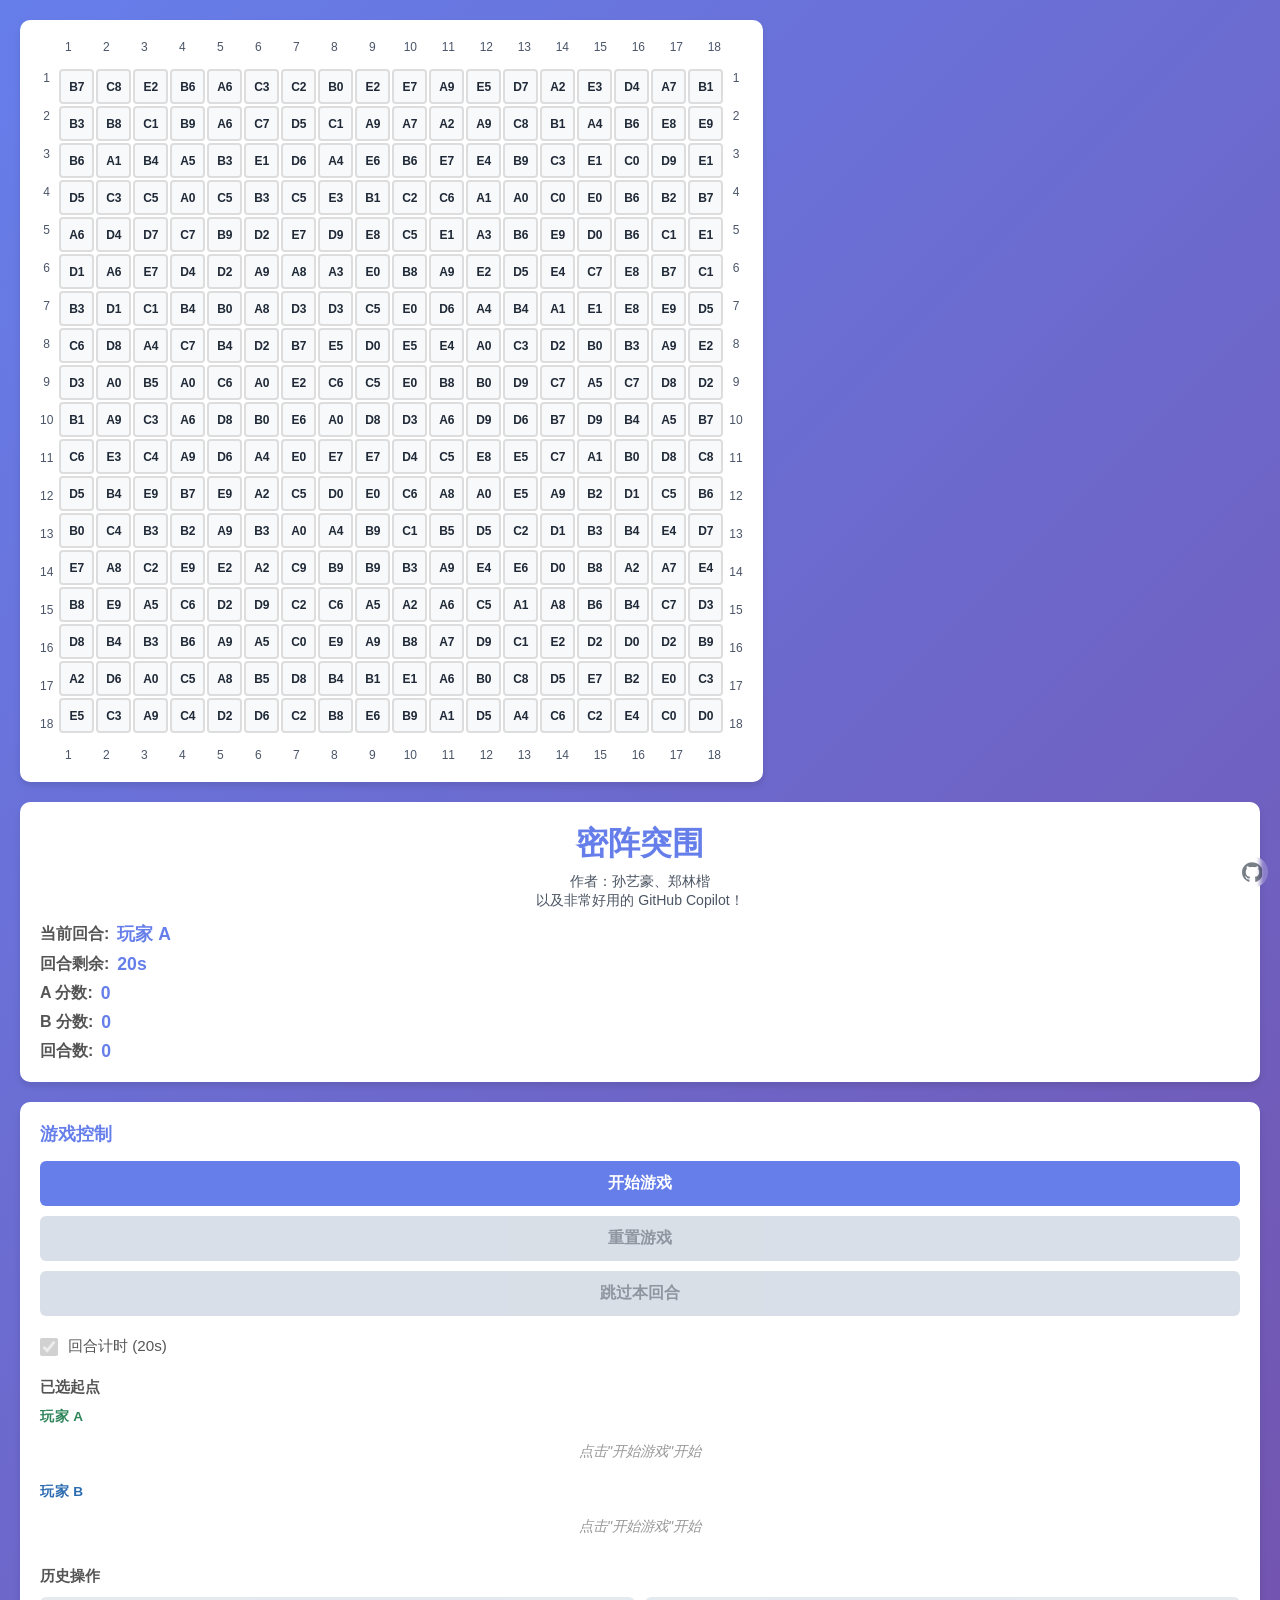
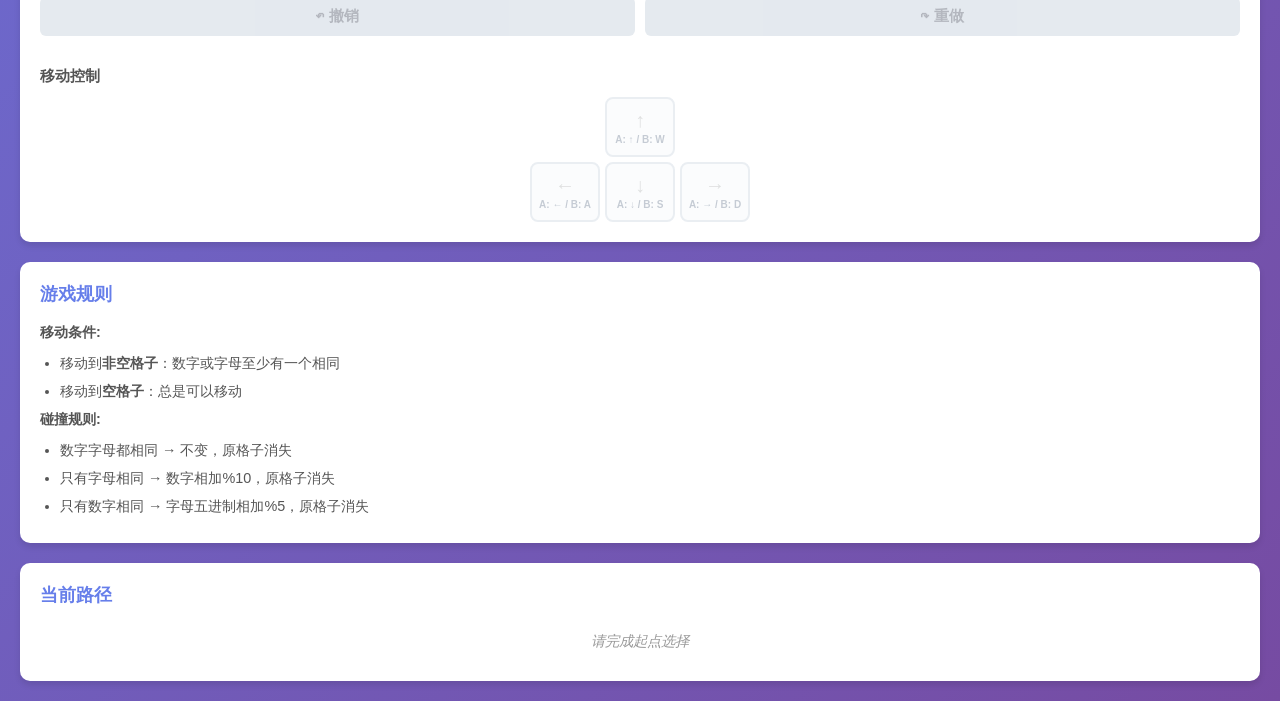
<file: index.html>
<!DOCTYPE html>
<html lang="zh-CN">
<head>
	<meta charset="UTF-8">
	<meta name="viewport" content="width=device-width, initial-scale=1.0">
	<title>正在跳转...</title>
	<meta http-equiv="refresh" content="0; url=./round2/">
	<script>
		window.location.replace('./round2/');
	</script>
</head>
<body>
	<p>正在跳转到 round2...</p>
</body>
</html>
</file>
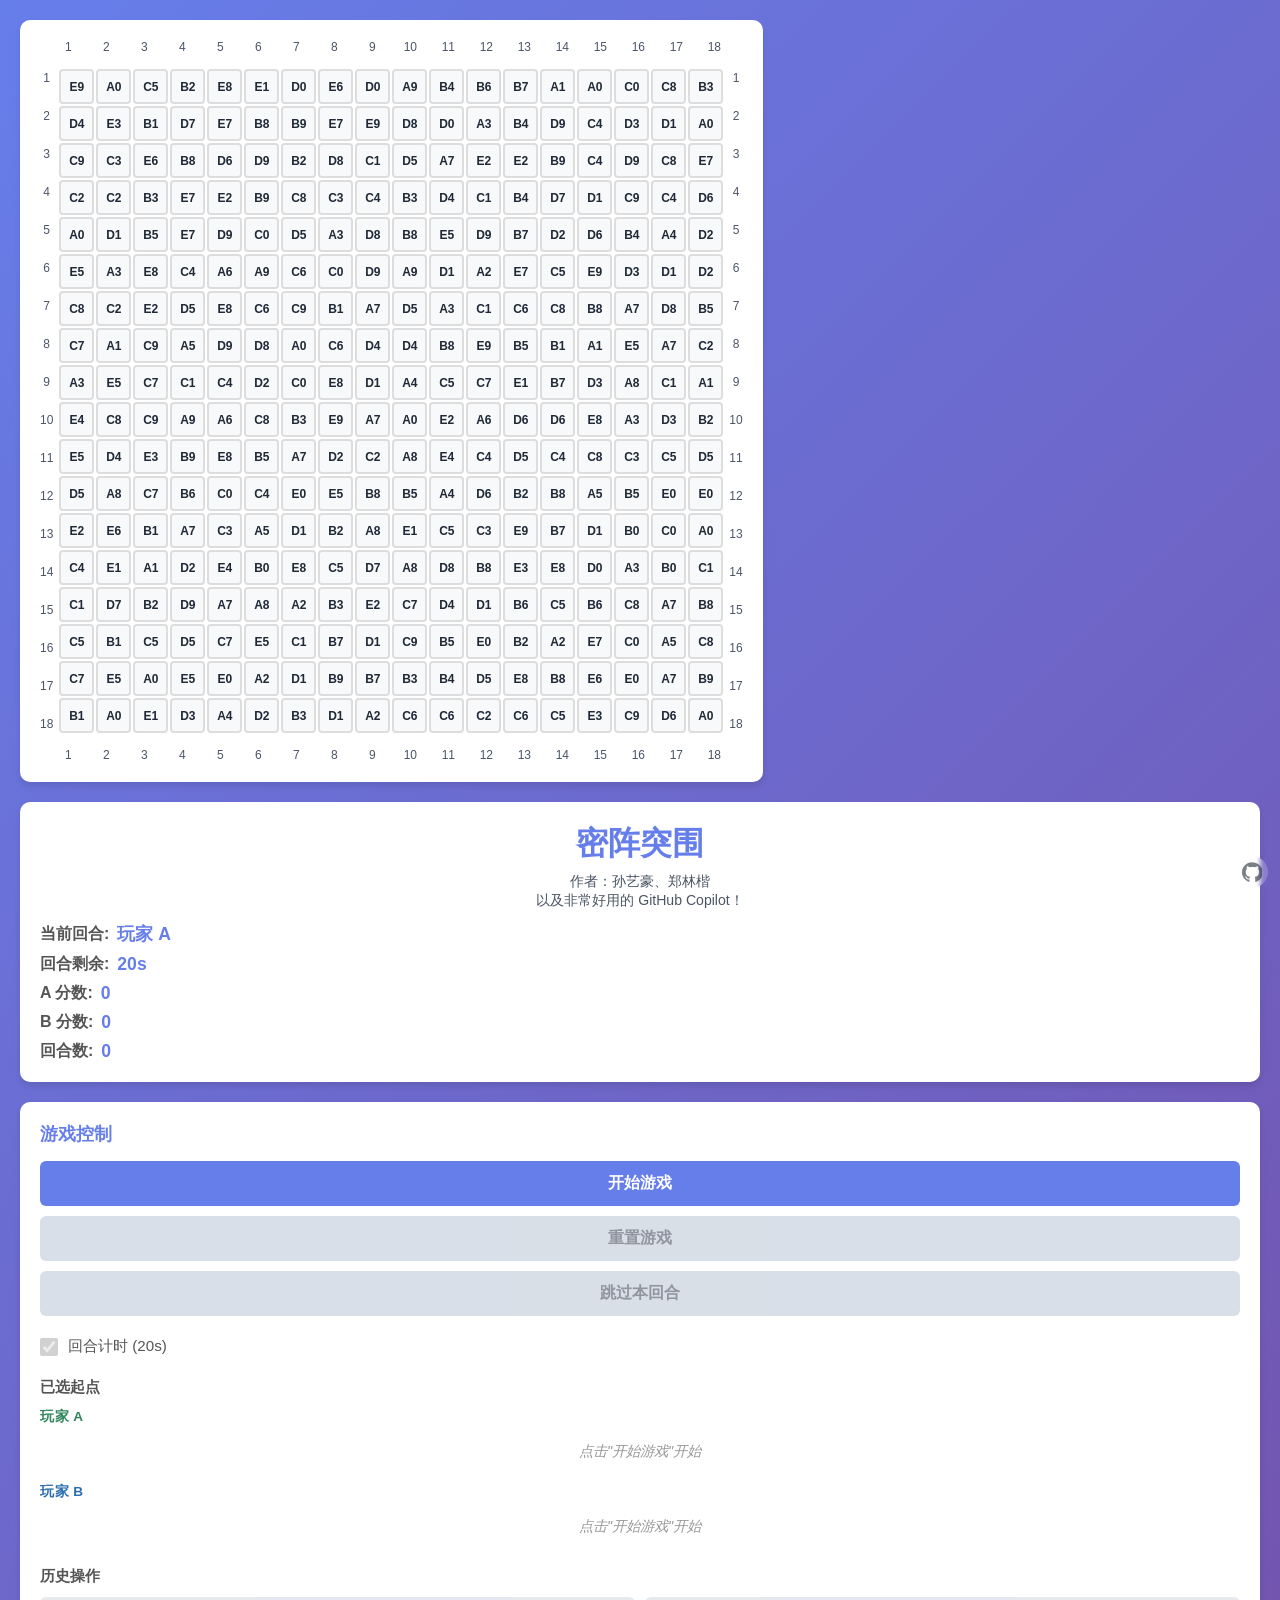
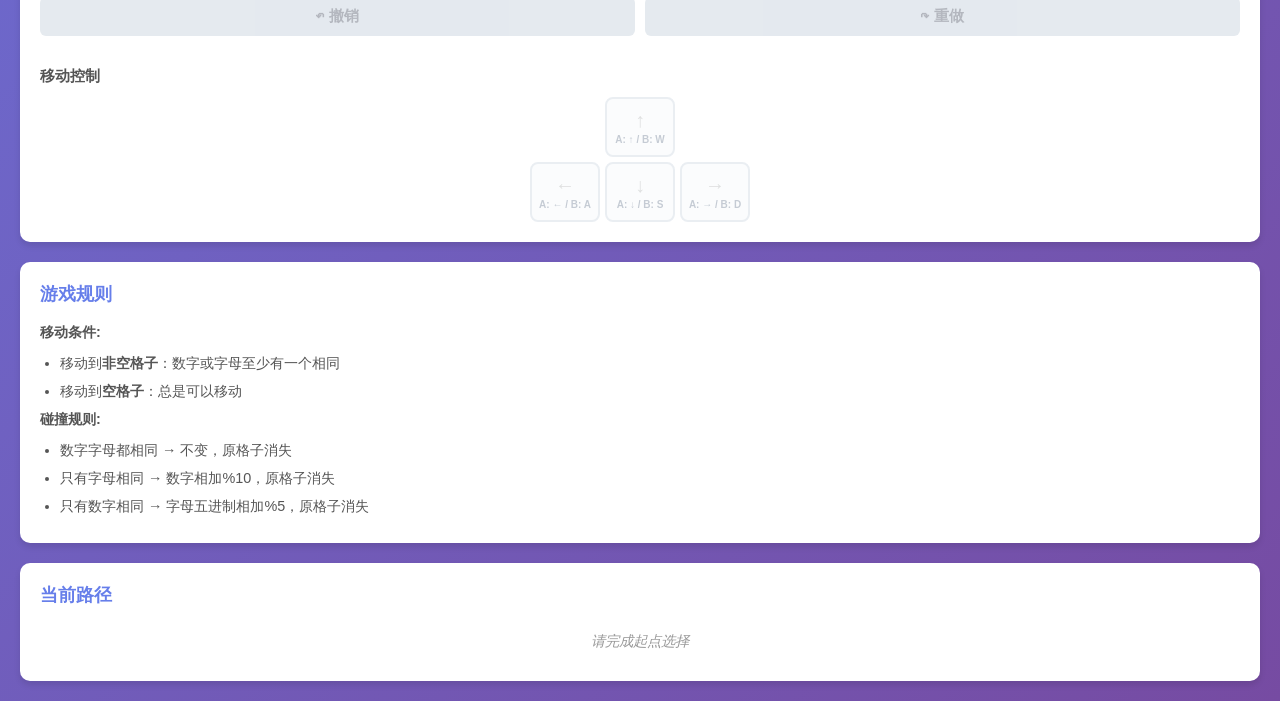
<file: round2/index.html>
<!DOCTYPE html>
<html lang="zh-CN">
<head>
    <meta charset="UTF-8">
    <meta name="viewport" content="width=device-width, initial-scale=1.0">
    <meta name="description" content="《密阵突围》双人回合制网格对战游戏。选择起点、规划路径、吞并对手，赢下棋盘。">
    <title>密阵突围</title>
    <link rel="stylesheet" href="style.css">
</head>
<body>
    <div class="container">
        <div class="game-content">
            <div class="game-board-wrapper">
                <div class="board-with-axes">
                    <div class="axis-row" id="axisTop"></div>
                    <div class="axis-main">
                        <div class="axis-col" id="axisLeft"></div>
                        <div id="gameBoard" class="game-board"></div>
                        <div class="axis-col" id="axisRight"></div>
                    </div>
                    <div class="axis-row" id="axisBottom"></div>
                </div>
            </div>

            <div class="sidebar">
                <header class="sidebar-header">
                    <h1>密阵突围</h1>
                    <p class="author-credit">作者：孙艺豪、郑林楷<br>以及非常好用的 GitHub Copilot！</p>
                    <div class="stats">
                        <div class="stat-item">
                            <span class="stat-label">当前回合:</span>
                            <span class="stat-value" id="currentPlayer">玩家 A</span>
                        </div>
                        <div class="stat-item">
                            <span class="stat-label">回合剩余:</span>
                            <span class="stat-value" id="turnTimer">20s</span>
                        </div>
                        <div class="stat-item">
                            <span class="stat-label">A 分数:</span>
                            <span class="stat-value" id="scoreA">0</span>
                        </div>
                        <div class="stat-item">
                            <span class="stat-label">B 分数:</span>
                            <span class="stat-value" id="scoreB">0</span>
                        </div>
                        <div class="stat-item">
                            <span class="stat-label">回合数:</span>
                            <span class="stat-value" id="stepCount">0</span>
                        </div>
                    </div>
                </header>

                <div class="controls">
                    <h3>游戏控制</h3>
                    <button id="newStartBtn" class="btn btn-primary">开始游戏</button>
                    <button id="resetBtn" class="btn btn-secondary">重置游戏</button>
                    <button id="skipTurnBtn" class="btn btn-warning">跳过本回合</button>

                    <label class="toggle-item">
                        <input type="checkbox" id="timerToggle" checked>
                        <span>回合计时 (20s)</span>
                    </label>

                    <div class="start-points-panel">
                        <h4>已选起点</h4>
                        <div class="start-points-group">
                            <div class="start-points-title player-a">玩家 A</div>
                            <div id="startPointsListA" class="start-points-list">
                                <p class="empty-message">点击"开始游戏"开始</p>
                            </div>
                        </div>
                        <div class="start-points-group">
                            <div class="start-points-title player-b">玩家 B</div>
                            <div id="startPointsListB" class="start-points-list">
                                <p class="empty-message">等待玩家 A 完成</p>
                            </div>
                        </div>
                    </div>

                    <div class="undo-redo-controls">
                        <h4>历史操作</h4>
                        <div class="undo-redo-buttons">
                            <button id="undoBtn" class="btn btn-undo" title="撤销 (Ctrl+Z)">
                                ↶ 撤销
                            </button>
                            <button id="redoBtn" class="btn btn-redo" title="重做 (Ctrl+Y)">
                                ↷ 重做
                            </button>
                        </div>
                    </div>

                    <div class="direction-controls">
                        <h4>移动控制</h4>
                        <div class="arrow-keys">
                            <button class="arrow-btn" id="upBtn">↑<br><small>A: ↑ / B: W</small></button>
                            <div class="arrow-row">
                                <button class="arrow-btn" id="leftBtn">←<br><small>A: ← / B: A</small></button>
                                <button class="arrow-btn" id="downBtn">↓<br><small>A: ↓ / B: S</small></button>
                                <button class="arrow-btn" id="rightBtn">→<br><small>A: → / B: D</small></button>
                            </div>
                        </div>
                    </div>
                </div>

                <div class="info-panel">
                    <h3>游戏规则</h3>
                    <div class="rules">
                        <p><strong>移动条件:</strong></p>
                        <ul>
                            <li>移动到<strong>非空格子</strong>：数字或字母至少有一个相同</li>
                            <li>移动到<strong>空格子</strong>：总是可以移动</li>
                        </ul>
                        <p><strong>碰撞规则:</strong></p>
                        <ul>
                            <li>数字字母都相同 → 不变，原格子消失</li>
                            <li>只有字母相同 → 数字相加%10，原格子消失</li>
                            <li>只有数字相同 → 字母五进制相加%5，原格子消失</li>
                        </ul>
                    </div>
                </div>

                <div class="path-display">
                    <h3>当前路径</h3>
                    <div id="pathList" class="path-list">
                        <p class="empty-message">请选择起点开始游戏</p>
                    </div>
                </div>

            </div>
        </div>
    </div>

    <a
        class="github-link"
        href="https://github.com/Konano/s13-brain-intl-comp"
        target="_blank"
        rel="noopener noreferrer"
        aria-label="GitHub 仓库"
        title="查看 GitHub 仓库"
    >
        <svg viewBox="0 0 24 24" width="20" height="20" aria-hidden="true">
            <path fill="currentColor" d="M12 0.3c-6.6 0-12 5.4-12 12 0 5.3 3.4 9.8 8.2 11.4 0.6 0.1 0.8-0.3 0.8-0.6 0-0.3 0-1.1 0-2.1-3.3 0.7-4-1.4-4-1.4-0.5-1.4-1.3-1.8-1.3-1.8-1.1-0.7 0.1-0.7 0.1-0.7 1.2 0.1 1.9 1.3 1.9 1.3 1.1 1.9 2.8 1.3 3.5 1 0.1-0.8 0.4-1.3 0.8-1.6-2.7-0.3-5.5-1.4-5.5-6.1 0-1.4 0.5-2.5 1.3-3.4-0.1-0.3-0.6-1.6 0.1-3.2 0 0 1.1-0.4 3.5 1.3 1-0.3 2.1-0.4 3.2-0.4 1.1 0 2.2 0.1 3.2 0.4 2.4-1.7 3.5-1.3 3.5-1.3 0.7 1.6 0.3 2.9 0.1 3.2 0.8 0.9 1.3 2 1.3 3.4 0 4.8-2.9 5.8-5.6 6.1 0.4 0.4 0.8 1.1 0.8 2.2 0 1.6 0 2.9 0 3.3 0 0.3 0.2 0.7 0.8 0.6 4.8-1.6 8.2-6.1 8.2-11.4 0-6.6-5.4-12-12-12z"/>
        </svg>
    </a>

    <script src="script.js"></script>
</body>
</html>
</file>
<file: round2/style.css>
* {
    margin: 0;
    padding: 0;
    box-sizing: border-box;
}

:root {
    --brand: #667eea;
    --brand-strong: #5568d3;
    --surface: #ffffff;
    --text-muted: #555;
}

body {
    font-family: 'PingFang SC', 'Microsoft YaHei', 'Noto Sans SC', sans-serif;
    background: linear-gradient(135deg, #667eea 0%, #764ba2 100%);
    min-height: 100vh;
    padding: 20px;
    color: #1f2937;
}


.container {
    max-width: 1800px;
    margin: 0 auto;
}

.sidebar-header {
    background: var(--surface);
    padding: 20px;
    border-radius: 10px;
    box-shadow: 0 4px 6px rgba(0, 0, 0, 0.1);
}

.sidebar-header h1 {
    text-align: center;
    color: var(--brand);
    margin-bottom: 6px;
}

.subtitle {
    text-align: center;
    color: #6b7280;
    font-size: 0.92em;
    margin-bottom: 14px;
}

.author-credit {
    text-align: center;
    color: #4b5563;
    font-size: 0.88em;
    margin-bottom: 12px;
}

.stats {
    display: flex;
    justify-content: center;
    gap: 40px;
    flex-wrap: wrap;
}

.sidebar-header .stats {
    flex-direction: column;
    align-items: flex-start;
    gap: 8px;
}

.stat-item {
    display: flex;
    align-items: center;
    gap: 8px;
}

.stat-label {
    font-weight: 600;
    color: var(--text-muted);
}

.stat-value {
    font-size: 1.1em;
    font-weight: bold;
    color: var(--brand);
    min-width: 40px;
    text-align: left;
}

.game-content {
    display: flex;
    gap: 20px;
    align-items: flex-start;
}

.game-board-wrapper {
    flex: 1;
    background: white;
    padding: 20px;
    border-radius: 10px;
    box-shadow: 0 4px 6px rgba(0, 0, 0, 0.1);
    overflow: auto;
    max-height: calc(100vh - 40px);
}

.board-with-axes {
    display: flex;
    flex-direction: column;
    gap: 6px;
    align-items: center;
}

.axis-row {
    display: grid;
    grid-template-columns: repeat(18, 36px);
    gap: 2px;
    font-size: 12px;
    color: #4a5568;
}

.axis-main {
    display: flex;
    align-items: center;
    gap: 6px;
}

.axis-col {
    display: grid;
    grid-template-rows: repeat(18, 36px);
    gap: 2px;
    font-size: 12px;
    color: #4a5568;
}

.axis-label {
    display: flex;
    align-items: center;
    justify-content: center;
}

.game-board-wrapper.turn-a {
    background: #dff7e8;
}

.game-board-wrapper.turn-b {
    background: #ddeeff;
}

.game-board {
    display: grid;
    grid-template-columns: repeat(18, 36px);
    gap: 2px;
    justify-content: center;
    user-select: none;
}

.cell {
    width: 36px;
    height: 36px;
    border: 2px solid #ddd;
    display: flex;
    align-items: center;
    justify-content: center;
    font-weight: bold;
    font-size: 13px;
    cursor: pointer;
    transition: all 0.2s;
    background: #f8f9fa;
    border-radius: 4px;
}

.cell.empty {
    background: #e9ecef;
    color: #adb5bd;
    border-color: #e9ecef;
    cursor: default;
}

.cell.empty:hover {
    transform: none;
    box-shadow: none;
}

.cell:hover {
    transform: scale(1.1);
    z-index: 10;
    box-shadow: 0 2px 8px rgba(0, 0, 0, 0.2);
}

.cell.current {
    background: #48bb78;
    color: white;
    border-color: #38a169;
    animation: pulse 1s infinite;
}

.cell.player-a {
    box-shadow: 0 0 0 2px rgba(72, 187, 120, 0.35) inset;
}

.cell.player-b {
    box-shadow: 0 0 0 2px rgba(66, 153, 225, 0.35) inset;
}

.cell.path {
    background: #ffd93d;
    border-color: #f6c000;
}

.cell.selectable {
    border-color: #667eea;
    background: #e6f0ff;
}

@keyframes pulse {
    0%, 100% {
        transform: scale(1);
    }
    50% {
        transform: scale(1.05);
    }
}

.sidebar {
    width: 350px;
    display: flex;
    flex-direction: column;
    gap: 20px;
}

.controls, .info-panel, .path-display, .available-moves {
    background: white;
    padding: 20px;
    border-radius: 10px;
    box-shadow: 0 4px 6px rgba(0, 0, 0, 0.1);
}

.controls h3, .info-panel h3, .path-display h3, .available-moves h3 {
    margin-bottom: 15px;
    color: var(--brand);
    font-size: 1.1em;
}

.btn {
    width: 100%;
    padding: 12px;
    border: none;
    border-radius: 6px;
    font-size: 16px;
    font-weight: 600;
    cursor: pointer;
    transition: all 0.3s;
    margin-bottom: 10px;
}

.btn:disabled {
    background: #cbd5e0;
    color: #6b7280;
    cursor: not-allowed;
    opacity: 0.75;
    transform: none;
    box-shadow: none;
}

.btn-primary {
    background: var(--brand);
    color: white;
}

.btn-primary:hover {
    background: var(--brand-strong);
    transform: translateY(-2px);
    box-shadow: 0 4px 8px rgba(102, 126, 234, 0.3);
}

.btn-secondary {
    background: #48bb78;
    color: white;
}

.btn-secondary:hover {
    background: #38a169;
    transform: translateY(-2px);
    box-shadow: 0 4px 8px rgba(72, 187, 120, 0.3);
}

.btn-warning {
    background: #ed8936;
    color: white;
}

.btn-warning:hover {
    background: #dd6b20;
    transform: translateY(-2px);
    box-shadow: 0 4px 8px rgba(237, 137, 54, 0.3);
}

.toggle-item {
    display: flex;
    align-items: center;
    gap: 10px;
    font-size: 0.95em;
    color: #555;
    margin-top: 10px;
}

.toggle-item input {
    width: 18px;
    height: 18px;
}

.btn-success {
    width: 100%;
    padding: 12px;
    border: none;
    border-radius: 6px;
    font-size: 16px;
    font-weight: 600;
    cursor: pointer;
    transition: all 0.3s;
    margin-bottom: 10px;
    background: #38b2ac;
    color: white;
}

.btn-success:hover {
    background: #2c7a7b;
    transform: translateY(-2px);
    box-shadow: 0 4px 8px rgba(56, 178, 172, 0.3);
}

.start-points-panel {
    margin-top: 20px;
    margin-bottom: 20px;
}

.start-points-panel h4 {
    margin-bottom: 10px;
    color: #555;
    font-size: 0.95em;
}

.start-points-group {
    margin-bottom: 12px;
}

.start-points-title {
    font-size: 0.85em;
    font-weight: 700;
    margin-bottom: 6px;
    text-transform: uppercase;
    letter-spacing: 0.5px;
}

.start-points-title.player-a {
    color: #2f855a;
}

.start-points-title.player-b {
    color: #2b6cb0;
}

.start-points-list {
    max-height: 150px;
    overflow-y: auto;
    font-size: 0.9em;
}

.start-point-item {
    padding: 8px 10px;
    background: #f7fafc;
    margin-bottom: 5px;
    border-radius: 4px;
    border-left: 4px solid #667eea;
}

.start-point-item.player-a {
    border-left-color: #48bb78;
}

.start-point-item.player-b {
    border-left-color: #4299e1;
}

.undo-redo-controls {
    margin-top: 20px;
}

.undo-redo-controls h4 {
    margin-bottom: 10px;
    color: #555;
    font-size: 0.95em;
}

.undo-redo-buttons {
    display: flex;
    gap: 10px;
}

.btn-undo, .btn-redo {
    flex: 1;
    padding: 10px;
    border: none;
    border-radius: 6px;
    font-size: 15px;
    font-weight: 600;
    cursor: pointer;
    transition: all 0.3s;
    background: #ed8936;
    color: white;
}

.btn-undo:hover:not(:disabled), .btn-redo:hover:not(:disabled) {
    background: #dd6b20;
    transform: translateY(-2px);
    box-shadow: 0 4px 8px rgba(237, 137, 54, 0.3);
}

.btn-undo:disabled, .btn-redo:disabled {
    background: #cbd5e0;
    cursor: not-allowed;
    opacity: 0.5;
}

.btn-undo:active:not(:disabled), .btn-redo:active:not(:disabled) {
    transform: translateY(0);
}

.direction-controls {
    margin-top: 20px;
}

.direction-controls h4 {
    margin-bottom: 10px;
    color: #555;
    font-size: 0.95em;
}

.arrow-keys {
    display: flex;
    flex-direction: column;
    align-items: center;
    gap: 5px;
}

.arrow-row {
    display: flex;
    gap: 5px;
}

.arrow-btn {
    width: 70px;
    height: 60px;
    background: #f7fafc;
    border: 2px solid #cbd5e0;
    border-radius: 8px;
    font-size: 20px;
    font-weight: bold;
    cursor: pointer;
    transition: all 0.2s;
    display: flex;
    flex-direction: column;
    align-items: center;
    justify-content: center;
}

.arrow-btn small {
    font-size: 10px;
    color: #718096;
    margin-top: 2px;
}

.arrow-btn:hover {
    background: #667eea;
    color: white;
    border-color: #667eea;
    transform: scale(1.05);
}

.arrow-btn:active {
    transform: scale(0.95);
}

.arrow-btn:disabled {
    opacity: 0.4;
    cursor: not-allowed;
}

.rules {
    color: #555;
    font-size: 0.9em;
    line-height: 1.6;
}

.rules ul {
    margin-left: 20px;
    margin-top: 8px;
}

.rules li {
    margin-bottom: 5px;
}

.path-list, .moves-list {
    max-height: 150px;
    overflow-y: auto;
    font-size: 0.9em;
}

.path-item {
    padding: 5px 10px;
    background: #f7fafc;
    margin-bottom: 5px;
    border-radius: 4px;
    border-left: 3px solid #667eea;
}

.move-item {
    padding: 8px 10px;
    background: #f7fafc;
    margin-bottom: 5px;
    border-radius: 4px;
    display: flex;
    justify-content: space-between;
    align-items: center;
    border-left: 3px solid #48bb78;
}

.empty-message {
    color: #999;
    font-style: italic;
    text-align: center;
    padding: 10px;
}

.github-link {
    position: fixed;
    right: 12px;
    bottom: 12px;
    width: 32px;
    height: 32px;
    border-radius: 999px;
    display: flex;
    align-items: center;
    justify-content: center;
    background: rgba(255, 255, 255, 0.2);
    color: rgba(31, 41, 55, 0.6);
    backdrop-filter: blur(2px);
    text-decoration: none;
    transition: all 0.2s ease;
    z-index: 50;
}

.github-link:hover {
    background: rgba(255, 255, 255, 0.35);
    color: rgba(31, 41, 55, 0.9);
    transform: translateY(-1px);
}

/* 滚动条美化 */
.path-list::-webkit-scrollbar, .moves-list::-webkit-scrollbar, .game-board-wrapper::-webkit-scrollbar {
    width: 8px;
    height: 8px;
}

.path-list::-webkit-scrollbar-track, .moves-list::-webkit-scrollbar-track, .game-board-wrapper::-webkit-scrollbar-track {
    background: #f1f1f1;
    border-radius: 4px;
}

.path-list::-webkit-scrollbar-thumb, .moves-list::-webkit-scrollbar-thumb, .game-board-wrapper::-webkit-scrollbar-thumb {
    background: #cbd5e0;
    border-radius: 4px;
}

.path-list::-webkit-scrollbar-thumb:hover, .moves-list::-webkit-scrollbar-thumb:hover, .game-board-wrapper::-webkit-scrollbar-thumb:hover {
    background: #a0aec0;
}

/* 响应式设计 */
@media (max-width: 1400px) {
    .game-content {
        flex-direction: column;
    }

    .sidebar {
        width: 100%;
    }

    .game-board {
        grid-template-columns: repeat(18, 35px);
    }

    .cell {
        width: 35px;
        height: 35px;
        font-size: 12px;
    }
}

@media (max-width: 768px) {
    .game-board {
        grid-template-columns: repeat(18, 28px);
    }

    .cell {
        width: 28px;
        height: 28px;
        font-size: 10px;
    }

    .stats {
        gap: 15px;
    }

    .stat-value {
        font-size: 1.2em;
    }
}
</file>
